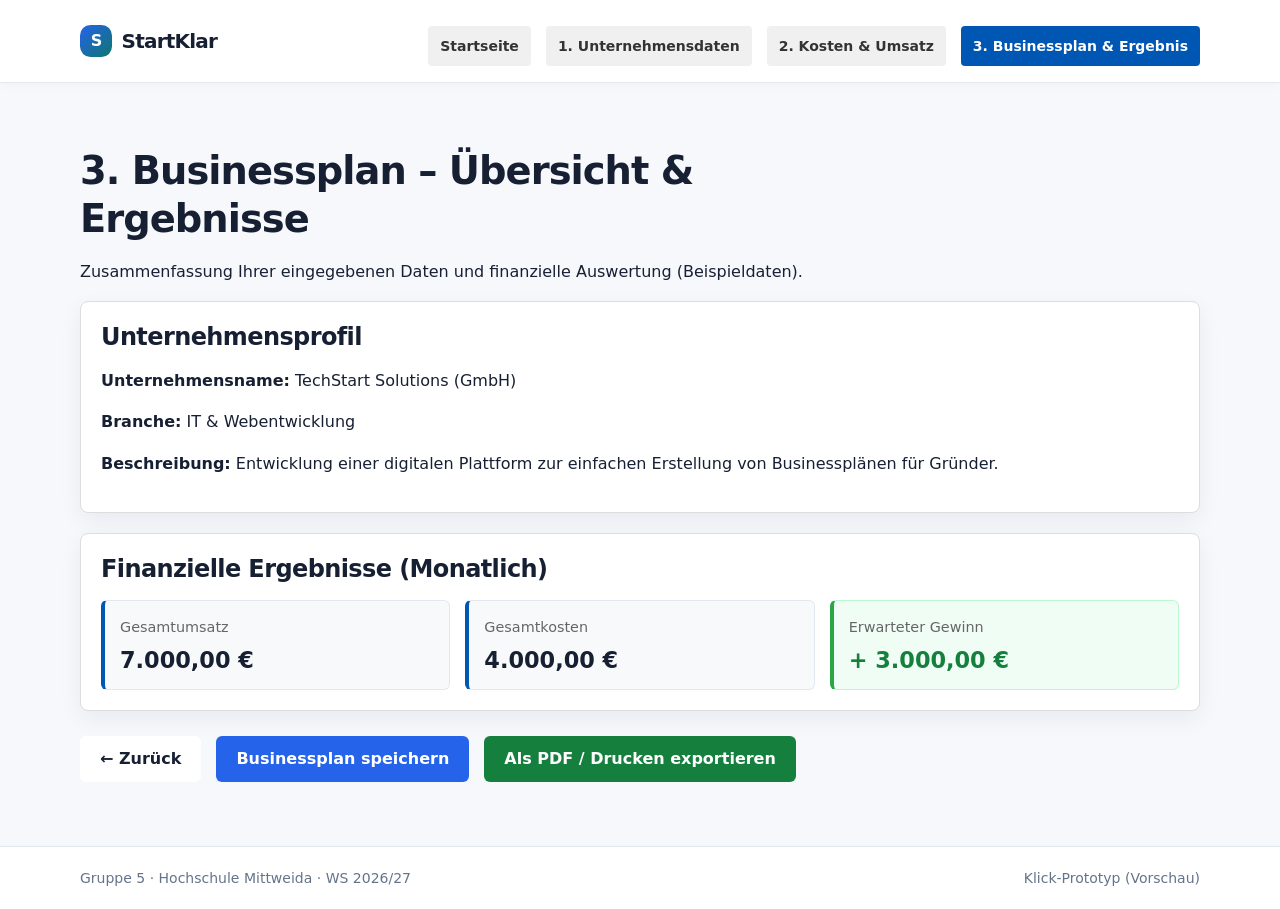
<file: frontend/pages/businessplan.html>
<!DOCTYPE html>
<html lang="de">
<head>
    <meta charset="UTF-8">
    <meta name="viewport" content="width=device-width, initial-scale=1.0">
    <title>Businessplan & Ergebnis – StartKlar</title>
    <link rel="icon" href="../assets/icons/favicon.svg" type="image/svg+xml">

    <link rel="stylesheet" href="../css/variables.css">
    <link rel="stylesheet" href="../css/base.css">
    <link rel="stylesheet" href="../css/layout.css">
    <link rel="stylesheet" href="../css/components.css">
    <style>
        .main-nav { display: flex; gap: 15px; flex-wrap: wrap; margin-top: 10px; }
        .main-nav a { text-decoration: none; padding: 6px 12px; border-radius: 4px; background: #f0f0f0; color: #333; }
        .main-nav a.active { background: #0056b3; color: #fff; }
        .summary-card { border: 1px solid #ddd; padding: 20px; border-radius: 8px; margin-bottom: 20px; background: #fff; }
        .kpi-grid { display: grid; grid-template-columns: repeat(auto-fit, minmax(200px, 1fr)); gap: 15px; margin-top: 15px; }
        .kpi { padding: 15px; border-radius: 6px; background: #f8f9fa; border-left: 4px solid #0056b3; }
        .kpi.profit { border-left-color: #28a745; }
        .kpi span { display: block; font-size: 0.9em; color: #666; }
        .kpi strong { font-size: 1.4em; }
        .btn-group { margin-top: 25px; display: flex; gap: 15px; flex-wrap: wrap; }
        .btn { padding: 10px 20px; border-radius: 6px; text-decoration: none; font-weight: bold; border: none; cursor: pointer; font-size: 1em; }
        .btn-success { background: #28a745; color: #fff; }
        .btn-primary { background: #0056b3; color: #fff; }
        .btn-secondary { background: #e0e0e0; color: #333; }
    </style>
</head>
<body>
    <header class="site-header">
        <div class="container">
            <a class="site-logo" href="../index.html">StartKlar</a>
            <nav class="main-nav">
                <a href="../index.html">Startseite</a>
                <a href="unternehmensdaten.html">1. Unternehmensdaten</a>
                <a href="kosten-umsatz.html">2. Kosten & Umsatz</a>
                <a href="businessplan.html" class="active">3. Businessplan & Ergebnis</a>
            </nav>
        </div>
    </header>

    <main class="site-main">
        <div class="container">
            <h1>3. Businessplan – Übersicht & Ergebnisse</h1>
            <p>Zusammenfassung Ihrer eingegebenen Daten und finanzielle Auswertung (Beispieldaten).</p>

            <div class="summary-card">
                <h2>Unternehmensprofil</h2>
                <p><strong>Unternehmensname:</strong> TechStart Solutions (GmbH)</p>
                <p><strong>Branche:</strong> IT & Webentwicklung</p>
                <p><strong>Beschreibung:</strong> Entwicklung einer digitalen Plattform zur einfachen Erstellung von Businessplänen für Gründer.</p>
            </div>

            <div class="summary-card">
                <h2>Finanzielle Ergebnisse (Monatlich)</h2>
                <div class="kpi-grid">
                    <div class="kpi">
                        <span>Gesamtumsatz</span>
                        <strong>7.000,00 €</strong>
                    </div>
                    <div class="kpi">
                        <span>Gesamtkosten</span>
                        <strong>4.000,00 €</strong>
                    </div>
                    <div class="kpi profit">
                        <span>Erwarteter Gewinn</span>
                        <strong>+ 3.000,00 €</strong>
                    </div>
                </div>
            </div>

            <div class="btn-group">
                <a href="kosten-umsatz.html" class="btn btn-secondary">&larr; Zurück</a>
                <button class="btn btn-primary" onclick="alert('Businessplan wurde gespeichert!')">Businessplan speichern</button>
                <button class="btn btn-success" onclick="window.print()">Als PDF / Drucken exportieren</button>
            </div>
        </div>
    </main>

    <footer class="site-footer">
        <div class="container">
            <span>Gruppe 5 · Hochschule Mittweida · WS 2026/27</span>
            <span id="backend-status" class="backend-status">Klick-Prototyp (Vorschau)</span>
        </div>
    </footer>
</body>
</html>
</file>
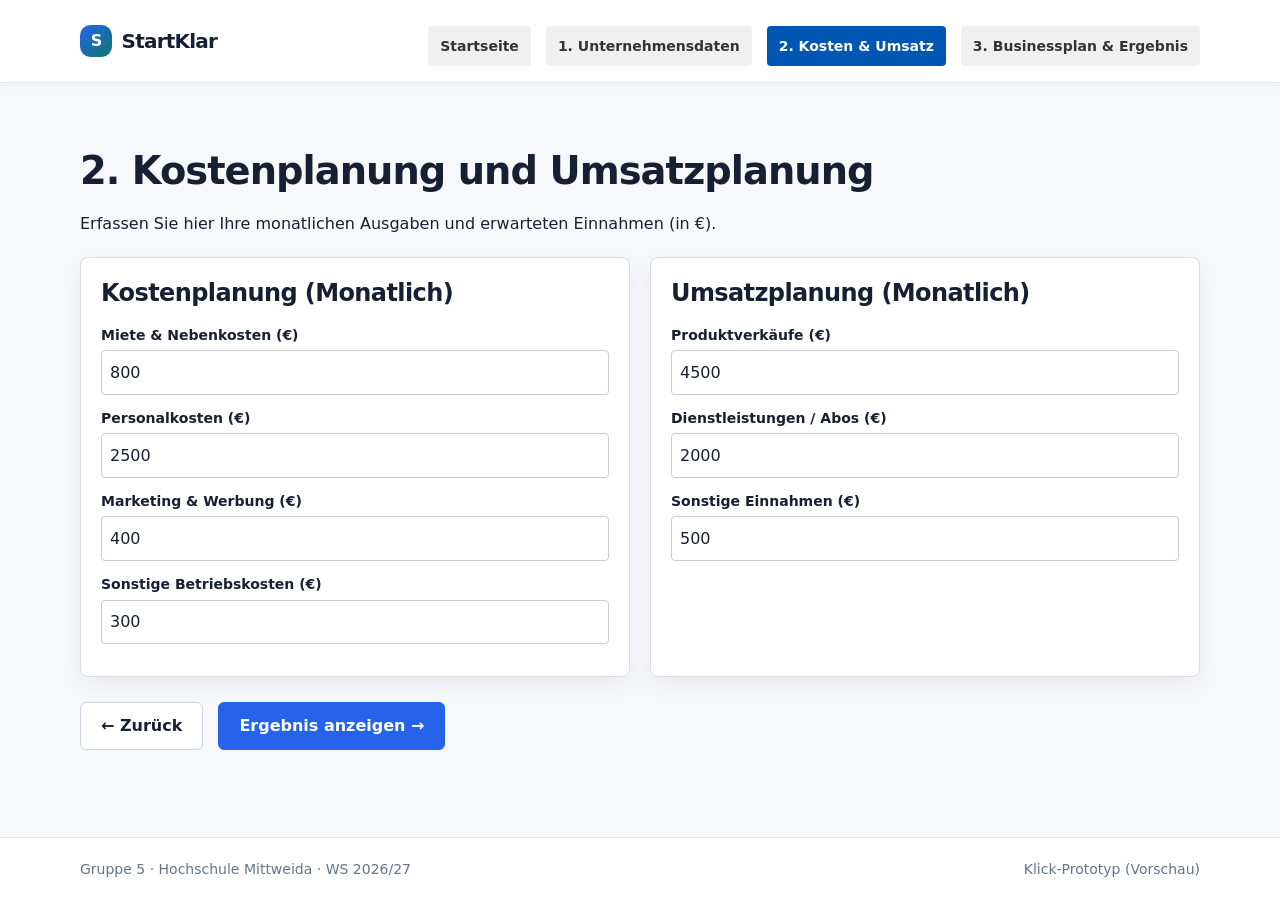
<file: frontend/pages/kosten-umsatz.html>
<!DOCTYPE html>
<html lang="de">
<head>
    <meta charset="UTF-8">
    <meta name="viewport" content="width=device-width, initial-scale=1.0">
    <title>Kosten & Umsatz – StartKlar</title>
    <link rel="icon" href="../assets/icons/favicon.svg" type="image/svg+xml">

    <link rel="stylesheet" href="../css/variables.css">
    <link rel="stylesheet" href="../css/base.css">
    <link rel="stylesheet" href="../css/layout.css">
    <link rel="stylesheet" href="../css/components.css">
    <style>
        .main-nav { display: flex; gap: 15px; flex-wrap: wrap; margin-top: 10px; }
        .main-nav a { text-decoration: none; padding: 6px 12px; border-radius: 4px; background: #f0f0f0; color: #333; }
        .main-nav a.active { background: #0056b3; color: #fff; }
        .grid-2 { display: grid; grid-template-columns: repeat(auto-fit, minmax(280px, 1fr)); gap: 20px; margin-top: 20px; }
        .box { border: 1px solid #ddd; padding: 20px; border-radius: 8px; background: #fff; }
        .form-group { margin-bottom: 12px; }
        .form-group label { display: block; font-weight: bold; margin-bottom: 4px; }
        .form-group input { width: 100%; padding: 8px; border: 1px solid #ccc; border-radius: 4px; }
        .btn-group { margin-top: 25px; display: flex; gap: 15px; }
        .btn { padding: 10px 20px; border-radius: 6px; text-decoration: none; font-weight: bold; }
        .btn-primary { background: #0056b3; color: #fff; }
        .btn-secondary { background: #e0e0e0; color: #333; }
    </style>
</head>
<body>
    <header class="site-header">
        <div class="container">
            <a class="site-logo" href="../index.html">StartKlar</a>
            <nav class="main-nav">
                <a href="../index.html">Startseite</a>
                <a href="unternehmensdaten.html">1. Unternehmensdaten</a>
                <a href="kosten-umsatz.html" class="active">2. Kosten & Umsatz</a>
                <a href="businessplan.html">3. Businessplan & Ergebnis</a>
            </nav>
        </div>
    </header>

    <main class="site-main">
        <div class="container">
            <h1>2. Kostenplanung und Umsatzplanung</h1>
            <p>Erfassen Sie hier Ihre monatlichen Ausgaben und erwarteten Einnahmen (in €).</p>

            <div class="grid-2">
                <div class="box">
                    <h2>Kostenplanung (Monatlich)</h2>
                    <div class="form-group">
                        <label>Miete & Nebenkosten (€)</label>
                        <input type="number" value="800">
                    </div>
                    <div class="form-group">
                        <label>Personalkosten (€)</label>
                        <input type="number" value="2500">
                    </div>
                    <div class="form-group">
                        <label>Marketing & Werbung (€)</label>
                        <input type="number" value="400">
                    </div>
                    <div class="form-group">
                        <label>Sonstige Betriebskosten (€)</label>
                        <input type="number" value="300">
                    </div>
                </div>

                <div class="box">
                    <h2>Umsatzplanung (Monatlich)</h2>
                    <div class="form-group">
                        <label>Produktverkäufe (€)</label>
                        <input type="number" value="4500">
                    </div>
                    <div class="form-group">
                        <label>Dienstleistungen / Abos (€)</label>
                        <input type="number" value="2000">
                    </div>
                    <div class="form-group">
                        <label>Sonstige Einnahmen (€)</label>
                        <input type="number" value="500">
                    </div>
                </div>
            </div>

            <div class="btn-group">
                <a href="unternehmensdaten.html" class="btn btn-secondary">&larr; Zurück</a>
                <a href="businessplan.html" class="btn btn-primary">Ergebnis anzeigen &rarr;</a>
            </div>
        </div>
    </main>

    <footer class="site-footer">
        <div class="container">
            <span>Gruppe 5 · Hochschule Mittweida · WS 2026/27</span>
            <span id="backend-status" class="backend-status">Klick-Prototyp (Vorschau)</span>
        </div>
    </footer>
</body>
</html>
</file>
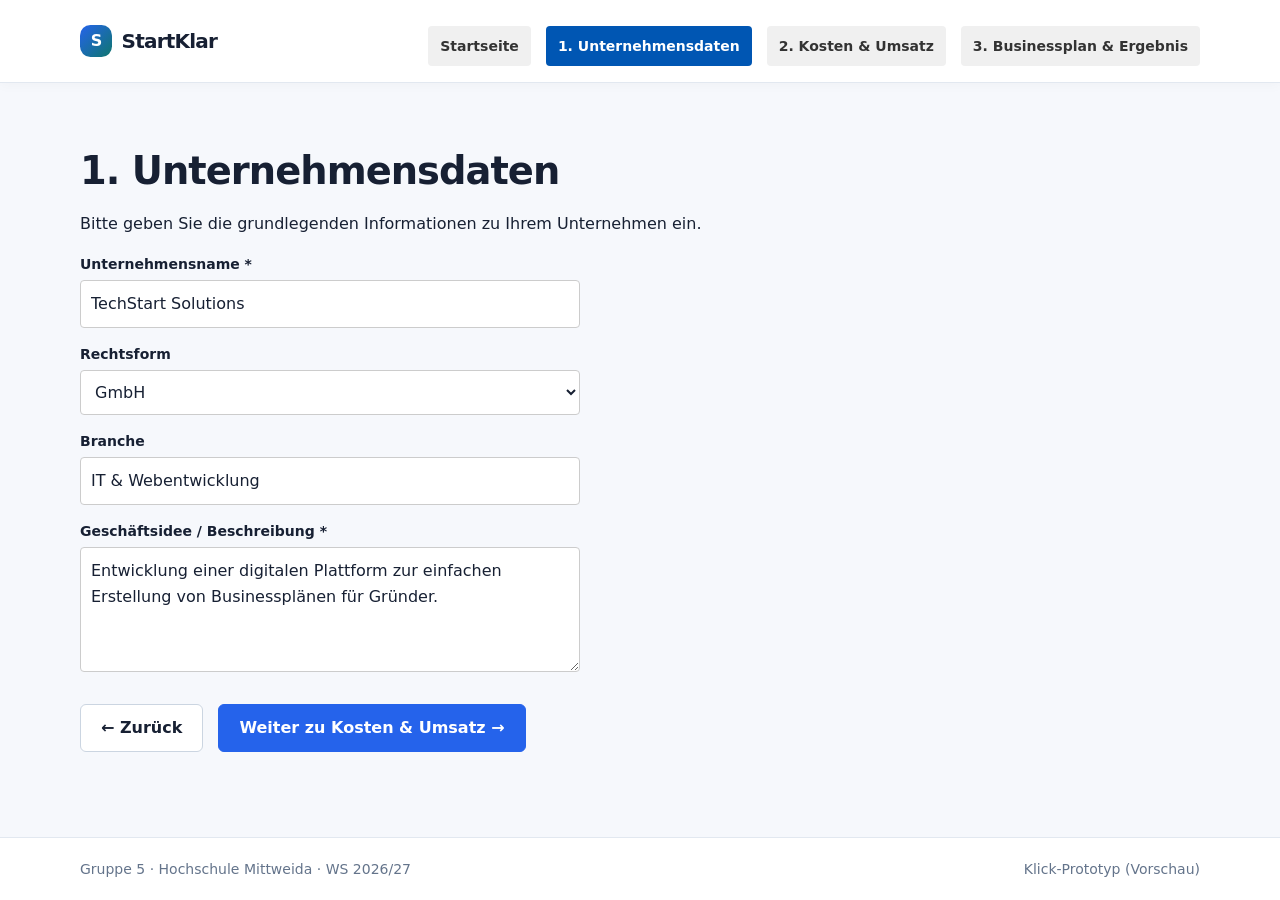
<file: frontend/pages/unternehmensdaten.html>
<!DOCTYPE html>
<html lang="de">
<head>
    <meta charset="UTF-8">
    <meta name="viewport" content="width=device-width, initial-scale=1.0">
    <title>Unternehmensdaten – StartKlar</title>
    <link rel="icon" href="../assets/icons/favicon.svg" type="image/svg+xml">

    <link rel="stylesheet" href="../css/variables.css">
    <link rel="stylesheet" href="../css/base.css">
    <link rel="stylesheet" href="../css/layout.css">
    <link rel="stylesheet" href="../css/components.css">
    <style>
        .main-nav { display: flex; gap: 15px; flex-wrap: wrap; margin-top: 10px; }
        .main-nav a { text-decoration: none; padding: 6px 12px; border-radius: 4px; background: #f0f0f0; color: #333; }
        .main-nav a.active { background: #0056b3; color: #fff; }
        .form-group { margin-bottom: 15px; }
        .form-group label { display: block; font-weight: bold; margin-bottom: 5px; }
        .form-group input, .form-group textarea, .form-group select { width: 100%; max-width: 500px; padding: 10px; border: 1px solid #ccc; border-radius: 4px; }
        .btn-group { margin-top: 25px; display: flex; gap: 15px; }
        .btn { padding: 10px 20px; border-radius: 6px; text-decoration: none; font-weight: bold; }
        .btn-primary { background: #0056b3; color: #fff; }
        .btn-secondary { background: #e0e0e0; color: #333; }
    </style>
</head>
<body>
    <header class="site-header">
        <div class="container">
            <a class="site-logo" href="../index.html">StartKlar</a>
            <nav class="main-nav">
                <a href="../index.html">Startseite</a>
                <a href="unternehmensdaten.html" class="active">1. Unternehmensdaten</a>
                <a href="kosten-umsatz.html">2. Kosten & Umsatz</a>
                <a href="businessplan.html">3. Businessplan & Ergebnis</a>
            </nav>
        </div>
    </header>

    <main class="site-main">
        <div class="container">
            <h1>1. Unternehmensdaten</h1>
            <p>Bitte geben Sie die grundlegenden Informationen zu Ihrem Unternehmen ein.</p>

            <form>
                <div class="form-group">
                    <label for="company-name">Unternehmensname *</label>
                    <input type="text" id="company-name" placeholder="z. B. TechStart GmbH" value="TechStart Solutions">
                </div>

                <div class="form-group">
                    <label for="legal-form">Rechtsform</label>
                    <select id="legal-form">
                        <option>Einzelunternehmen</option>
                        <option selected>GmbH</option>
                        <option>UG (haftungsbeschränkt)</option>
                        <option>GbR</option>
                    </select>
                </div>

                <div class="form-group">
                    <label for="industry">Branche</label>
                    <input type="text" id="industry" placeholder="z. B. Softwareentwicklung / Gastronomie" value="IT & Webentwicklung">
                </div>

                <div class="form-group">
                    <label for="description">Geschäftsidee / Beschreibung *</label>
                    <textarea id="description" rows="4" placeholder="Beschreiben Sie kurz Ihr Vorhaben...">Entwicklung einer digitalen Plattform zur einfachen Erstellung von Businessplänen für Gründer.</textarea>
                </div>

                <div class="btn-group">
                    <a href="../index.html" class="btn btn-secondary">&larr; Zurück</a>
                    <a href="kosten-umsatz.html" class="btn btn-primary">Weiter zu Kosten & Umsatz &rarr;</a>
                </div>
            </form>
        </div>
    </main>

    <footer class="site-footer">
        <div class="container">
            <span>Gruppe 5 · Hochschule Mittweida · WS 2026/27</span>
            <span id="backend-status" class="backend-status">Klick-Prototyp (Vorschau)</span>
        </div>
    </footer>
</body>
</html>
</file>
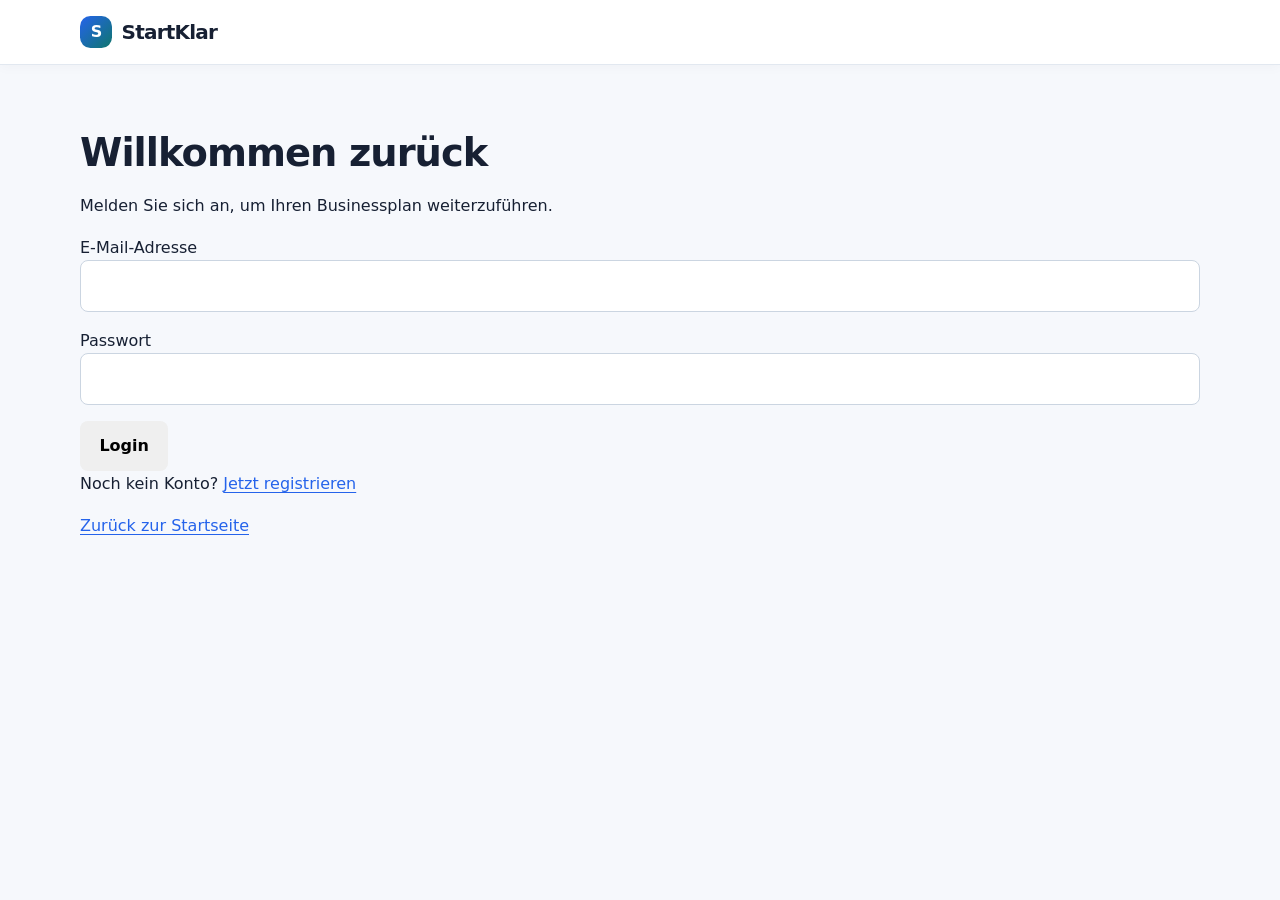
<file: frontend/pages/auth/login.html>
<!DOCTYPE html>
<html lang="de">
<head>
    <meta charset="UTF-8">
    <meta name="viewport" content="width=device-width, initial-scale=1.0">
    <title>Login – StartKlar</title>

    <link rel="stylesheet" href="../../css/variables.css">
    <link rel="stylesheet" href="../../css/base.css">
    <link rel="stylesheet" href="../../css/layout.css">
    <link rel="stylesheet" href="../../css/components.css">
</head>
<body>
    <header class="site-header">
        <div class="container">
            <a class="site-logo" href="../../index.html">StartKlar</a>
        </div>
    </header>

    <main class="site-main">
        <div class="container">
            <h1>Willkommen zurück</h1>
            <p>Melden Sie sich an, um Ihren Businessplan weiterzuführen.</p>

            <form>
                <p>
                    <label for="email">E-Mail-Adresse</label><br>
                    <input type="email" id="email" name="email" required>
                </p>

                <p>
                    <label for="password">Passwort</label><br>
                    <input type="password" id="password" name="password" required>
                </p>

                <button type="submit">Login</button>
            </form>

            <p>Noch kein Konto?
                <a href="registrierung.html">Jetzt registrieren</a>
            </p>

            <p><a href="../../index.html">Zurück zur Startseite</a></p>
        </div>
    </main>
</body>
</html>
</file>
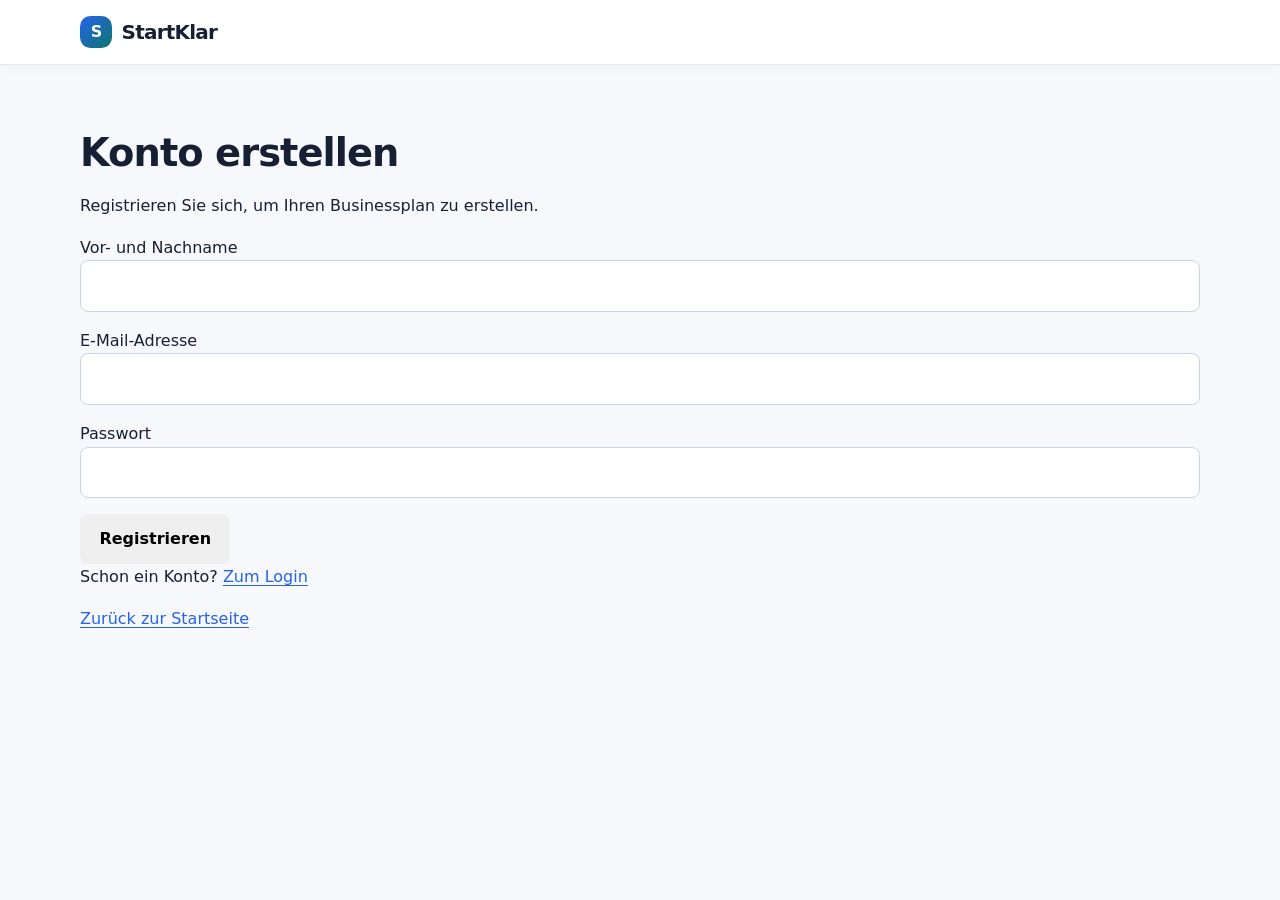
<file: frontend/pages/auth/registrierung.html>
<!DOCTYPE html>
<html lang="de">
<head>
    <meta charset="UTF-8">
    <meta name="viewport" content="width=device-width, initial-scale=1.0">
    <title>Registrierung – StartKlar</title>

    <link rel="stylesheet" href="../../css/variables.css">
    <link rel="stylesheet" href="../../css/base.css">
    <link rel="stylesheet" href="../../css/layout.css">
    <link rel="stylesheet" href="../../css/components.css">
</head>
<body>
    <header class="site-header">
        <div class="container">
            <a class="site-logo" href="../../index.html">StartKlar</a>
        </div>
    </header>

    <main class="site-main">
        <div class="container">
            <h1>Konto erstellen</h1>
            <p>Registrieren Sie sich, um Ihren Businessplan zu erstellen.</p>

            <form>
                <p>
                    <label for="name">Vor- und Nachname</label><br>
                    <input type="text" id="name" name="name" required>
                </p>

                <p>
                    <label for="email">E-Mail-Adresse</label><br>
                    <input type="email" id="email" name="email" required>
                </p>

                <p>
                    <label for="password">Passwort</label><br>
                    <input type="password" id="password" name="password" required>
                </p>

                <button type="submit">Registrieren</button>
            </form>

            <p>Schon ein Konto?
                <a href="login.html">Zum Login</a>
            </p>

            <p><a href="../../index.html">Zurück zur Startseite</a></p>
        </div>
    </main>
</body>
</html>
</file>
<file: frontend/css/variables.css>
/*
 * StartKlar Designsystem – Entwurf v1
 * Zentrale Design-Tokens: Farben, Typografie, Abstände und Radien.
 * Werte können nach Team-Review zentral angepasst werden.
 */
:root {
  color-scheme: light;

  /* Farbpalette: ruhiges Blau + frisches Türkis */
  --color-primary: #2563eb;
  --color-primary-hover: #1d4ed8;
  --color-primary-soft: #eff6ff;
  --color-accent: #0f766e;
  --color-accent-soft: #ecfdf5;

  --color-text: #172033;
  --color-text-muted: #64748b;
  --color-background: #f6f8fc;
  --color-surface: #ffffff;
  --color-surface-subtle: #f8fafc;
  --color-border: #e2e8f0;
  --color-border-strong: #cbd5e1;
  --color-success: #15803d;
  --color-success-soft: #f0fdf4;
  --color-error: #b91c1c;
  --color-error-soft: #fef2f2;
  --color-warning: #b45309;
  --color-warning-soft: #fffbeb;

  /* System-Schrift: schnell, gut lesbar, keine externe Schrift nötig */
  --font-family: Inter, ui-sans-serif, system-ui, -apple-system, BlinkMacSystemFont,
                 "Segoe UI", Roboto, Arial, sans-serif;
  --font-size-xs: 0.75rem;
  --font-size-small: 0.875rem;
  --font-size-base: 1rem;
  --font-size-lead: 1.125rem;
  --font-size-h1: clamp(1.8rem, 3vw, 2.5rem);
  --font-size-h2: 1.5rem;
  --font-size-h3: 1.125rem;
  --line-height: 1.6;

  /* Einheitliche Abstände */
  --space-2xs: 0.25rem;
  --space-xs: 0.5rem;
  --space-s: 0.75rem;
  --space-m: 1rem;
  --space-l: 1.5rem;
  --space-xl: 2.5rem;
  --space-2xl: 4rem;

  --radius-sm: 0.5rem;
  --radius: 0.875rem;
  --radius-lg: 1.25rem;
  --radius-pill: 999px;
  --shadow-card: 0 8px 24px rgba(15, 23, 42, 0.06);
  --shadow-focus: 0 0 0 4px rgba(37, 99, 235, 0.15);
  --container-width: 1120px;
}
</file>
<file: frontend/css/base.css>
/*
 * Grundstil: lesbar, ruhig und barrierebewusst.
 */
*, *::before, *::after { box-sizing: border-box; }

html { scroll-behavior: smooth; }

body {
  margin: 0;
  min-width: 320px;
  font-family: var(--font-family);
  font-size: var(--font-size-base);
  line-height: var(--line-height);
  color: var(--color-text);
  background: var(--color-background);
}

h1, h2, h3 {
  margin: 0 0 var(--space-m);
  line-height: 1.25;
  letter-spacing: -0.025em;
}
h1 { font-size: var(--font-size-h1); font-weight: 750; }
h2 { font-size: var(--font-size-h2); font-weight: 700; }
h3 { font-size: var(--font-size-h3); font-weight: 650; }

p { margin: 0 0 var(--space-m); }
ul, ol { padding-left: 1.35rem; }
li + li { margin-top: var(--space-xs); }

a { color: var(--color-primary); text-underline-offset: 0.2em; }
a:hover { color: var(--color-primary-hover); }

button, input, select, textarea { font: inherit; }
button, a { -webkit-tap-highlight-color: transparent; }

:focus-visible {
  outline: 3px solid var(--color-primary);
  outline-offset: 3px;
  box-shadow: var(--shadow-focus);
}

::selection { background: #dbeafe; color: #172033; }
</file>
<file: frontend/css/layout.css>
/*
 * Seitenlayout: Container, Header, Navigation, Hauptbereich und Footer.
 */
.container {
  width: min(100% - 2rem, var(--container-width));
  margin-inline: auto;
}

body {
  display: flex;
  flex-direction: column;
  min-height: 100vh;
}

.site-header {
  position: relative;
  z-index: 2;
  background: var(--color-surface);
  border-bottom: 1px solid var(--color-border);
  box-shadow: 0 2px 12px rgba(15, 23, 42, 0.03);
  padding: 1rem 0;
}

.site-header .container {
  display: flex;
  align-items: center;
  justify-content: space-between;
  gap: var(--space-l);
  flex-wrap: wrap;
}

.site-logo {
  display: inline-flex;
  align-items: center;
  gap: 0.6rem;
  color: var(--color-text);
  font-size: 1.25rem;
  font-weight: 800;
  letter-spacing: -0.04em;
  text-decoration: none;
}
.site-logo::before {
  content: "S";
  display: grid;
  place-items: center;
  width: 2rem;
  height: 2rem;
  border-radius: 0.65rem;
  color: white;
  background: linear-gradient(135deg, var(--color-primary), var(--color-accent));
  font-size: 1rem;
}

.main-nav {
  display: flex;
  flex-wrap: wrap;
  gap: 0.4rem;
  align-items: center;
}
.main-nav a {
  display: inline-flex;
  align-items: center;
  min-height: 2.5rem;
  padding: 0.55rem 0.85rem;
  border-radius: var(--radius-pill);
  color: var(--color-text-muted);
  font-size: var(--font-size-small);
  font-weight: 600;
  text-decoration: none;
  transition: background-color 150ms ease, color 150ms ease;
}
.main-nav a:hover {
  color: var(--color-primary);
  background: var(--color-primary-soft);
}
.main-nav a.active {
  color: var(--color-primary);
  background: var(--color-primary-soft);
}

.site-main { flex: 1; padding: clamp(2rem, 5vw, 4rem) 0; }
.site-main .container > h1 { max-width: 850px; }
.site-main .container > h1 + p { max-width: 760px; }

.site-footer {
  border-top: 1px solid var(--color-border);
  background: var(--color-surface);
  padding: 1.25rem 0;
  color: var(--color-text-muted);
  font-size: var(--font-size-small);
}
.site-footer .container {
  display: flex;
  flex-wrap: wrap;
  justify-content: space-between;
  align-items: center;
  gap: var(--space-s);
}

@media (max-width: 760px) {
  .site-header .container { align-items: flex-start; }
  .main-nav { width: 100%; }
  .main-nav a { padding-inline: 0.7rem; }
  .site-main { padding-block: 2rem; }
}
</file>
<file: frontend/css/components.css>
/*
 * Wiederverwendbare UI-Bausteine.
 */
.lead {
  max-width: 48rem;
  color: var(--color-text-muted);
  font-size: var(--font-size-lead);
}

.card, .box, .summary-card {
  background: var(--color-surface);
  border: 1px solid var(--color-border);
  border-radius: var(--radius);
  padding: clamp(1.25rem, 3vw, 2rem);
  box-shadow: var(--shadow-card);
}
.card { margin-top: var(--space-xl); }
.box { min-width: 0; }
.summary-card { margin-bottom: var(--space-l); }

.grid-2 {
  display: grid;
  grid-template-columns: repeat(2, minmax(0, 1fr));
  gap: var(--space-l);
  margin-top: var(--space-xl);
}
@media (max-width: 720px) {
  .grid-2 { grid-template-columns: 1fr; }
}

.form-group { margin-bottom: var(--space-l); }
.form-group label {
  display: block;
  margin-bottom: var(--space-xs);
  color: var(--color-text);
  font-size: var(--font-size-small);
  font-weight: 650;
}
.form-group input,
.form-group select,
.form-group textarea,
input[type="text"], input[type="email"], input[type="password"], input[type="number"],
select, textarea {
  width: 100%;
  min-height: 2.8rem;
  padding: 0.75rem 0.9rem;
  color: var(--color-text);
  background: var(--color-surface);
  border: 1px solid var(--color-border-strong);
  border-radius: var(--radius-sm);
  transition: border-color 150ms ease, box-shadow 150ms ease;
}
textarea { resize: vertical; }
.form-group input::placeholder,
.form-group textarea::placeholder { color: #94a3b8; }
.form-group input:focus,
.form-group select:focus,
.form-group textarea:focus,
input:focus, select:focus, textarea:focus {
  border-color: var(--color-primary);
  outline: none;
  box-shadow: var(--shadow-focus);
}

.btn-group {
  display: flex;
  flex-wrap: wrap;
  gap: var(--space-s);
  margin-top: var(--space-xl);
}
.btn, .btn-primary, .btn-secondary, .btn-success, button {
  display: inline-flex;
  align-items: center;
  justify-content: center;
  gap: 0.5rem;
  min-height: 2.8rem;
  padding: 0.7rem 1.15rem;
  border: 1px solid transparent;
  border-radius: var(--radius-sm);
  font-weight: 700;
  text-decoration: none;
  cursor: pointer;
  transition: transform 120ms ease, background-color 150ms ease, border-color 150ms ease;
}
.btn:hover, .btn-primary:hover, .btn-secondary:hover, .btn-success:hover, button:hover {
  transform: translateY(-1px);
}
.btn-primary, .btn.btn-primary {
  color: #fff;
  background: var(--color-primary);
  border-color: var(--color-primary);
}
.btn-primary:hover, .btn.btn-primary:hover {
  color: #fff;
  background: var(--color-primary-hover);
}
.btn-secondary, .btn.btn-secondary {
  color: var(--color-text);
  background: var(--color-surface);
  border-color: var(--color-border-strong);
}
.btn-secondary:hover, .btn.btn-secondary:hover { background: var(--color-surface-subtle); }
.btn-success, .btn.btn-success {
  color: #fff;
  background: var(--color-success);
  border-color: var(--color-success);
}
.btn-success:hover, .btn.btn-success:hover { color: #fff; background: #166534; }

.kpi-grid {
  display: grid;
  grid-template-columns: repeat(3, minmax(0, 1fr));
  gap: var(--space-m);
  margin-top: var(--space-l);
}
.kpi {
  min-width: 0;
  padding: 1.1rem;
  border: 1px solid var(--color-border);
  border-radius: var(--radius-sm);
  background: var(--color-surface-subtle);
}
.kpi span {
  display: block;
  margin-bottom: var(--space-xs);
  color: var(--color-text-muted);
  font-size: var(--font-size-small);
}
.kpi strong { display: block; font-size: clamp(1.25rem, 2.5vw, 1.75rem); line-height: 1.2; }
.kpi.profit { background: var(--color-success-soft); border-color: #bbf7d0; }
.kpi.profit strong { color: var(--color-success); }

.backend-status { color: var(--color-text-muted); }
.backend-status--ok { color: var(--color-success); }
.backend-status--error { color: var(--color-error); }

@media (max-width: 720px) {
  .kpi-grid { grid-template-columns: 1fr; }
  .btn-group > a, .btn-group > button { flex: 1 1 auto; }
}
</file>
